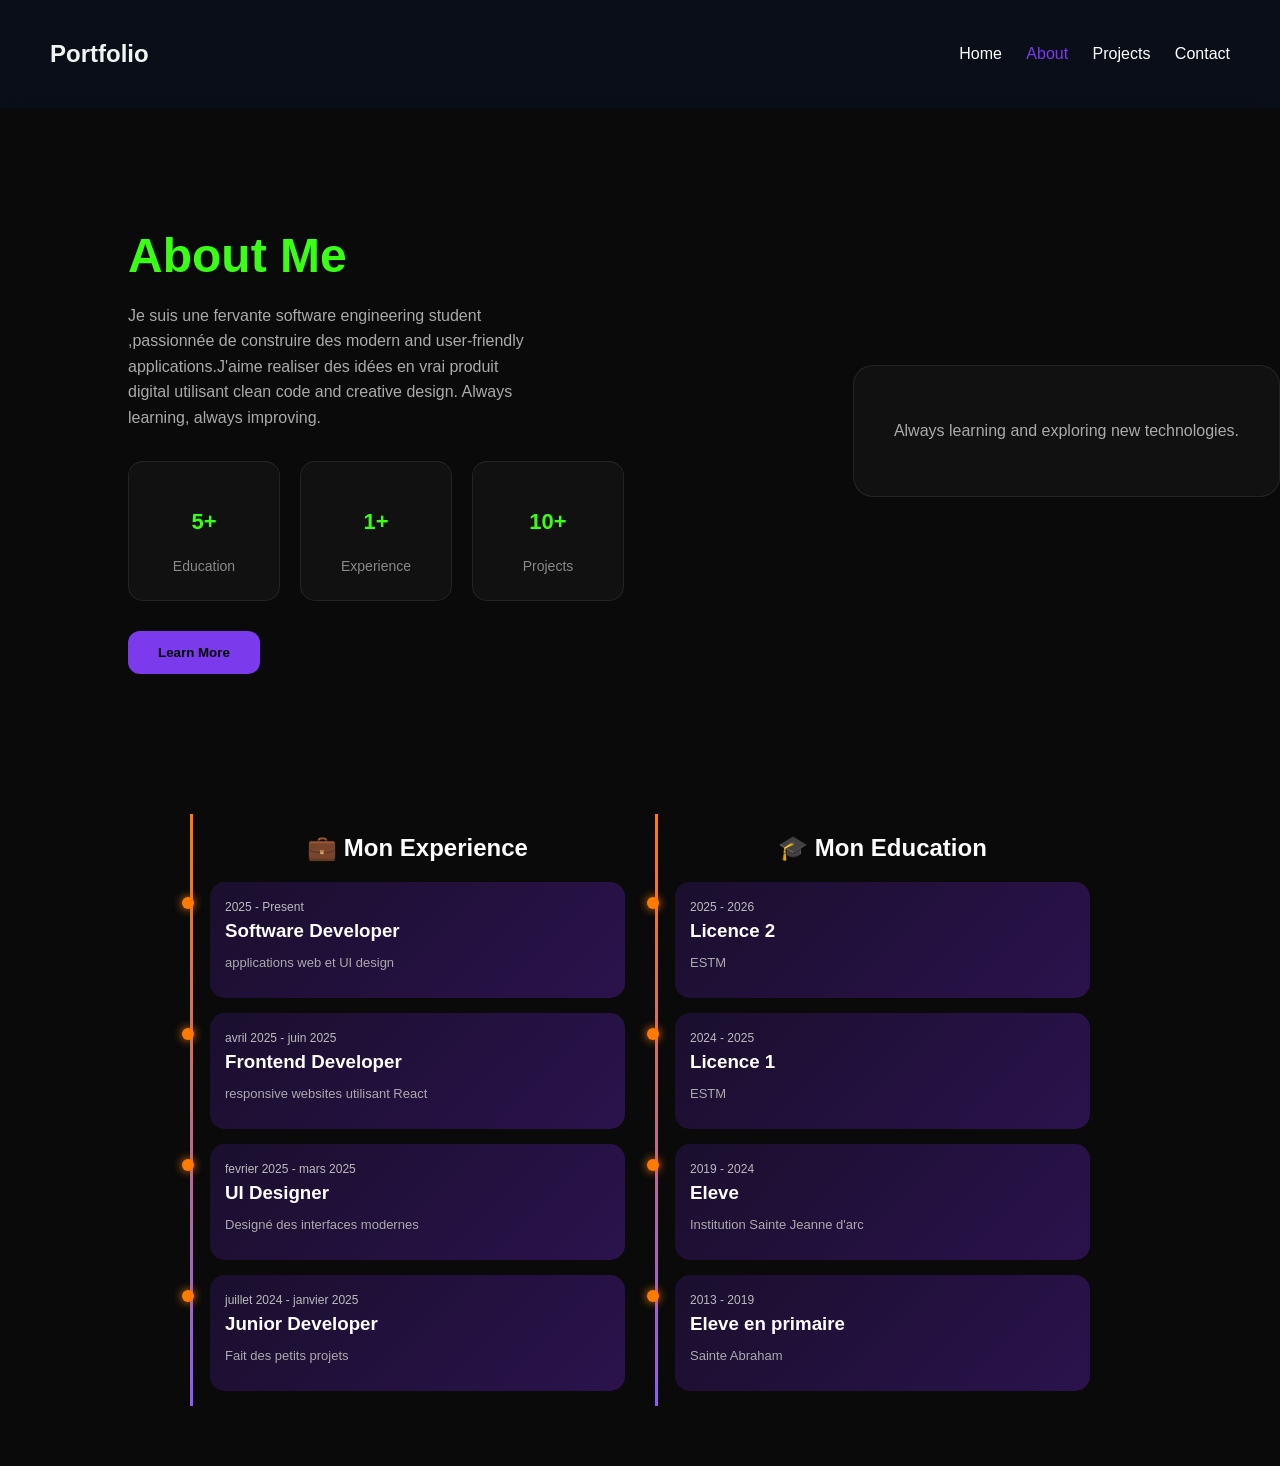
<file: about.html>
<!DOCTYPE html>
<html lang="en">

<head>
    <meta charset="UTF-8">
    <meta name="viewport" content="width=device-width, initial-scale=1.0">
    <title>About Me</title>

    <style>
        /* GLOBAL */
        body {
            margin: 0;
            font-family: 'Poppins', sans-serif;
            background: #0b0f1a;
            color: white;
            overflow-x: hidden;
        }

        p,
        h1,
        h2,
        h3,
        span,
        a,
        button {
            word-break: break-word;
            overflow-wrap: break-word;
        }

        /* IMPORTANT pour flex (évite débordement) */
        .about-text,
        .project h3,
        .checkbox p,
        .contact-form,
        .about-card {
            min-width: 0;
        }

        /* About texte */
        .about-text {
            max-width: 100%;
        }

        .container {
            width: 90%;
            max-width: 1200px;
            margin: auto;
        }

        /* SECTION */
        /* SECTION */
        .contact.about {
            padding: 80px 10%;
            background: #0a0a0a;
        }

        /* LAYOUT */
        .contact-container {
            display: flex;
            justify-content: space-between;
            align-items: center;
            gap: 50px;
            flex-wrap: wrap;
        }

        /* LEFT */
        .contact-left h1 {
            font-size: 48px;
            color: #39ff14;
            margin-bottom: 20px;
        }

        .contact-left p {
            color: #aaa;
            max-width: 400px;
            line-height: 1.6;
        }

        /* STATS */
        .stats {
            display: flex;
            gap: 20px;
            margin: 30px 0;
        }

        .stat-card {
            background: rgba(255, 255, 255, 0.03);
            padding: 25px;
            border-radius: 15px;
            border: 1px solid rgba(255, 255, 255, 0.08);
            text-align: center;
            min-width: 100px;
        }

        .stat-card h3 {
            color: #39ff14;
            font-size: 22px;
        }

        .stat-card span {
            color: #888;
            font-size: 14px;
        }

        /* BUTTON (exact Submit) */
        .btn {
            background: #7c3aed;
            color: black;
            border: none;
            padding: 14px 30px;
            border-radius: 12px;
            font-weight: bold;
            cursor: pointer;
        }

        /* RIGHT BOX = même style que form */
        .about-box {
            background: rgba(255, 255, 255, 0.03);
            border-radius: 20px;
            padding: 40px;
            border: 1px solid rgba(255, 255, 255, 0.08);
            color: #aaa;
            max-width: 400px;
        }

        /* 🔥 EXPERIENCE SECTION */
        .experience {
            padding: 60px 10%;
            display: flex;
            justify-content: center;
            background-color: #0a0a0a;
        }

        /* GRID */
        .exp-grid {
            display: grid;
            grid-template-columns: 1fr 1fr;
            gap: 30px;
            max-width: 900px;
            width: 100%;
        }

        /* COLUMN */
        .exp-column h2 {
            text-align: center;
            margin-bottom: 20px;
        }

        /* CARD */
        .exp-card {
            background: linear-gradient(135deg, #1a0f2e, #2b124c);
            padding: 15px;
            border-radius: 15px;
            margin-bottom: 15px;
            transition: 0.3s;
        }

        /* HOVER */
        .exp-card:hover {
            transform: translateY(-5px);
            box-shadow: 0 10px 30px rgba(128, 0, 255, 0.4);
        }

        /* TEXT */
        .exp-card span {
            font-size: 12px;
            color: #bbb;
        }

        .exp-card h3 {
            margin: 5px 0;
        }

        .exp-card p {
            font-size: 13px;
            color: #aaa;
        }

        /* RESPONSIVE */
        @media(max-width:768px) {
            .exp-grid {
                grid-template-columns: 1fr;
            }

            .about-container {
                flex-direction: column;
                text-align: center;
            }
        }

        /* ANIMATION BASE */
        .hidden {
            opacity: 0;
            transform: translateY(40px);
            transition: all 0.6s ease;
        }

        .show {
            opacity: 1;
            transform: translateY(0);
        }

        /* TIMELINE */
        .exp-column {
            position: relative;
            padding-left: 20px;
        }

        /* ligne verticale */
        .exp-column::before {
            content: "";
            position: absolute;
            left: 0;
            top: 0;
            width: 3px;
            height: 100%;
            background: linear-gradient(#ff7a00, #8b5cf6);
        }

        /* points */
        .exp-card {
            position: relative;
        }

        .exp-card::before {
            content: "";
            position: absolute;
            left: -28px;
            top: 15px;
            width: 12px;
            height: 12px;
            background: #ff7a00;
            border-radius: 50%;
            box-shadow: 0 0 10px #ff7a00;
        }

        /* NAVBAR */
        .navbar {
            display: flex;
            justify-content: space-between;
            align-items: center;
            padding: 20px 50px;
            background: rgba(0, 0, 0, 0.05);
            backdrop-filter: blur(10px);
            position: sticky;
            top: 0;
            z-index: 100;
        }

        /* LOGO */
        .logo {
            color: #f1f5f1;
        }

        /* MENU */
        nav a {
            margin-left: 20px;
            text-decoration: none;
            color: white;
            transition: 0.3s;
        }

        nav a:hover,
        nav a.active {
            color: #7c3aed;
        }
    </style>
</head>

<body>
    <header class="navbar">
        <h2 class="logo">Portfolio</h2>

        <nav>
            <a href="index.html">Home</a>
            <a href="about.html" class="active">About</a>
            <a href="projects.html">Projects</a>
            <a href="index.html#contact">Contact</a>
        </nav>
    </header>
    <!-- 🔥 ABOUT -->
    <section class="contact about container">
        <div class="contact-container">

            <!-- LEFT -->
            <div class="contact-left">
                <h1>About Me</h1>

                <p>
                    Je suis une fervante software engineering student ,passionnée de construire des modern
                    and user-friendly applications.J'aime realiser des idées en vrai produit digital utilisant
                    clean code and creative design. Always learning, always improving.
                </p>

                <!-- STATS -->
                <div class="stats">
                    <div class="stat-card">
                        <h3>5+</h3>
                        <span>Education</span>
                    </div>

                    <div class="stat-card">
                        <h3>1+</h3>
                        <span>Experience</span>
                    </div>

                    <div class="stat-card">
                        <h3>10+</h3>
                        <span>Projects</span>
                    </div>
                </div>

                <button class="btn">Learn More</button>
            </div>

            <!-- RIGHT (comme form box) -->
            <div class="contact-right">
                <div class="about-box">
                    <p>

                        Always learning and exploring new technologies.
                    </p>
                </div>
            </div>

        </div>
    </section>

    <!-- 🔥 EXPERIENCE + EDUCATION -->
    <section class="experience">

        <div class="exp-grid">

            <!-- LEFT -->
            <div class="exp-column">
                <h2>💼 Mon Experience</h2>

                <div class="exp-card hidden">
                    <span>2025 - Present</span>
                    <h3>Software Developer</h3>
                    <p> applications web et UI design</p>
                </div>

                <div class="exp-card hidden">
                    <span> avril 2025 - juin 2025</span>
                    <h3>Frontend Developer</h3>
                    <p> responsive websites utilisant React</p>
                </div>

                <div class="exp-card hidden">
                    <span> fevrier 2025 - mars 2025</span>
                    <h3>UI Designer</h3>
                    <p>Designé des interfaces modernes </p>
                </div>

                <div class="exp-card hidden">
                    <span> juillet 2024 - janvier 2025</span>
                    <h3>Junior Developer</h3>
                    <p>Fait des petits projets</p>
                </div>

            </div>

            <!-- RIGHT -->
            <div class="exp-column">
                <h2>🎓 Mon Education</h2>

                <div class="exp-card hidden">
                    <span>2025 - 2026</span>
                    <h3>Licence 2</h3>
                    <p>ESTM </p>
                </div>

                <div class="exp-card hidden">
                    <span>2024 - 2025</span>
                    <h3>Licence 1</h3>
                    <p>ESTM</p>
                </div>

                <div class="exp-card hidden">
                    <span>2019 - 2024</span>
                    <h3>Eleve</h3>
                    <p>Institution Sainte Jeanne d'arc</p>
                </div>

                <div class="exp-card hidden">
                    <span>2013 - 2019</span>
                    <h3>Eleve en primaire</h3>
                    <p>Sainte Abraham</p>
                </div>

            </div>

        </div>

    </section>
    <script>
        const observer = new IntersectionObserver((entries) => {
            entries.forEach(entry => {
                if (entry.isIntersecting) {
                    entry.target.classList.add("show");
                }
            });
        });

        document.querySelectorAll(".hidden").forEach(el => {
            observer.observe(el);
        });
    </script>
</body>

</html>
</file>
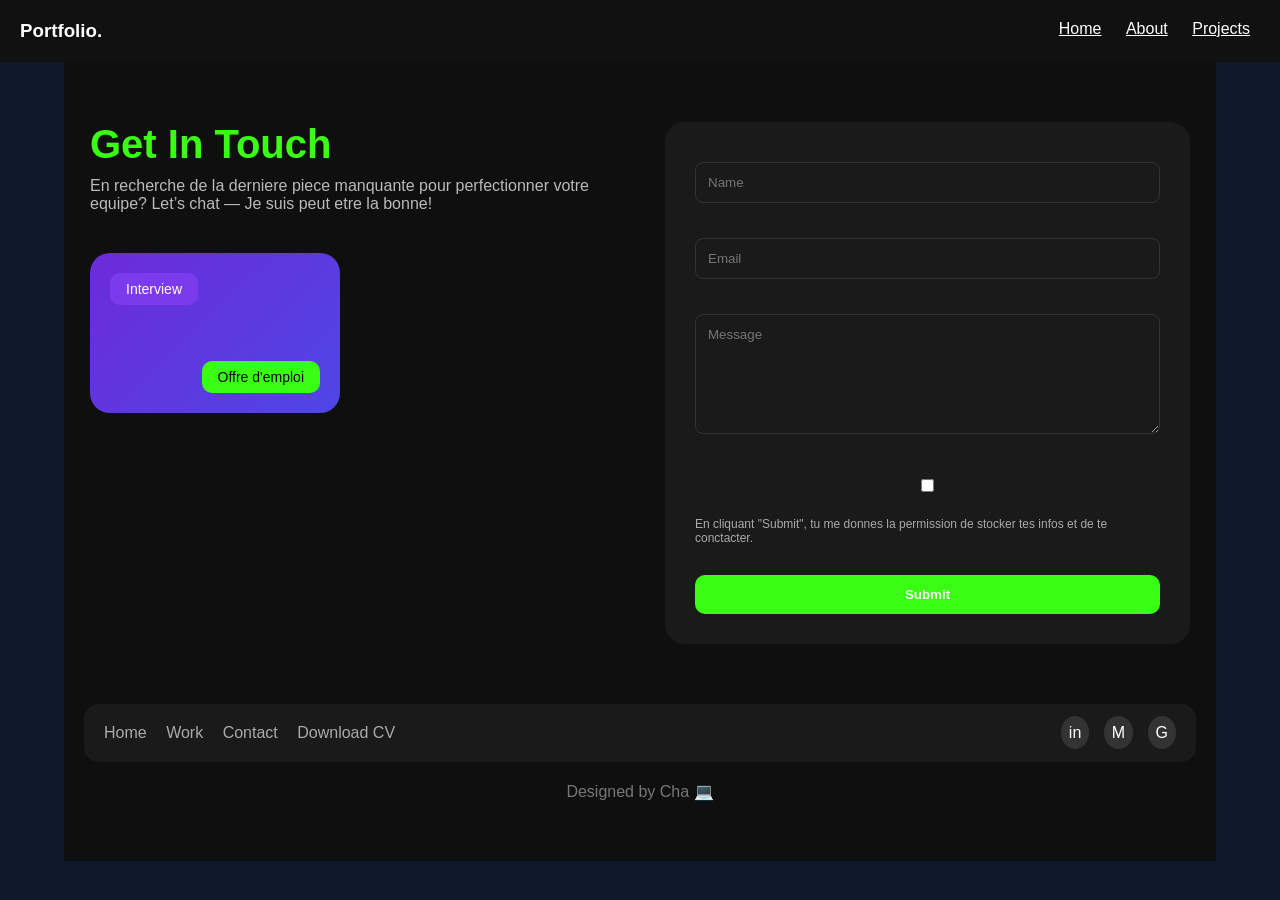
<file: contact.html>
<!DOCTYPE html>
<html lang="en">

<head>
    <meta charset="UTF-8">
    <title>Contact</title>
    <meta name="viewport" content="width=device-witdh,initial-scale=1.0 ">
    <style>
        * {
            margin: 0;
            padding: 0;
            box-sizing: border-box;
            font-family: sans-serif;
        }

        :root {
            --bg: #0f172a;
            --card: #1e293b;
            --text: #fff;
            --accent: #ff7a00;
        }

        body {
            background: var(--bg);
            overflow-x: hidden;
            color: var(--text);
        }

        nav {
            display: flex;
            justify-content: space-between;
            padding: 20px;
            background: #111;
        }

        nav a {
            color: white;
            margin: 0 10px;
        }

        .section {
            padding: 60px;
            text-align: center;
        }

        form {
            max-width: 500px;
            width: 100%;
            margin: auto;
            display: flex;
            flex-direction: column;
            gap: 10px;
        }

        input,
        textarea {
            width: 100%;
            box-sizing: border-box;
            padding: 12px;
            margin: 10px 0;
            border: none;
            border-radius: 10px;
            background: var(--card);
            color: white;
        }

        button {
            padding: 12px;
            border: none;
            border-radius: 25px;
            background: var(--accent);
            color: white;
            cursor: pointer;
        }

        button:hover {
            box-shadow: 0 0 15px var(--accent);
        }

        .contact-section {
            background: #0f0f0f;
            color: white;
            padding: 60px 20px;
            font-family: Arial;
        }

        .checkbox {
            display: flex;
            gap: 10px;
            align-items: flex-start;
            flex-wrap: wrap;
            margin-top: 10px;
        }

        .checkbox p {
            max-width: 100%;
            font-size: 12px;
            word-break: break-word;
        }

        /* NAVBAR */
        .contact-nav {
            display: flex;
            justify-content: center;
            gap: 30px;
            background: #1a1a1a;
            padding: 10px 25px;
            border-radius: 50px;
            width: fit-content;
            margin: auto;
            margin-bottom: 50px;
        }

        .contact-nav a {
            color: #aaa;
            text-decoration: none;
        }

        .contact-nav .active {
            background: #39ff14;
            color: black;
            padding: 6px 18px;
            border-radius: 20px;
        }

        /* LAYOUT */
        .contact-container {
            display: grid;
            grid-template-columns: 1fr 1fr;
            gap: 50px;
            max-width: 1100px;
            margin: auto;
        }

        /* LEFT */
        .contact-left h1 {
            color: #39ff14;
            font-size: 40px;
        }

        .contact-left p {
            color: #bbb;
            margin-top: 10px;
        }

        /* ENVELOPE */
        .envelope {
            margin-top: 40px;
            width: 250px;
            height: 160px;
            background: linear-gradient(135deg, #6c2bd9, #4f46e5);
            border-radius: 20px;
            position: relative;
            display: flex;
            align-items: center;
            justify-content: center;
        }

        .card {
            position: absolute;
            padding: 8px 16px;
            border-radius: 10px;
            font-size: 14px;
        }

        .purple {
            background: #7c3aed;
            top: 20px;
            left: 20px;
        }

        .green {
            background: #39ff14;
            color: black;
            bottom: 20px;
            right: 20px;
        }

        /* RIGHT FORM */
        .contact-right {
            background: #1a1a1a;
            padding: 30px;
            border-radius: 20px;
        }

        .contact-right input,
        .contact-right textarea {
            width: 100%;
            padding: 12px;
            margin-bottom: 15px;
            background: transparent;
            border: 1px solid #333;
            border-radius: 8px;
            color: white;
        }

        .contact-right textarea {
            height: 120px;
        }

        /* CHECKBOX */
        .checkbox {
            display: flex;
            gap: 10px;
            font-size: 12px;
            color: #aaa;
            margin-bottom: 20px;
        }

        /* BUTTON */
        .contact-right button {
            width: 100%;
            padding: 12px;
            background: #39ff14;
            border: none;
            border-radius: 10px;
            font-weight: bold;
            cursor: pointer;
        }

        /* FOOTER */
        .contact-footer {
            margin-top: 60px;
            background: #1a1a1a;
            padding: 20px;
            border-radius: 15px;
            display: flex;
            justify-content: space-between;
            align-items: center;
        }

        .contact-footer a {
            color: #aaa;
            margin-right: 15px;
            text-decoration: none;
        }

        .socials span {
            margin-left: 10px;
            background: #333;
            padding: 8px;
            border-radius: 50%;
        }

        /* CREDIT */
        .credit {
            text-align: center;
            margin-top: 20px;
            color: #777;
        }

        /* RESPONSIVE */
        @media (max-width: 768px) {
            .contact-container {
                grid-template-columns: 1fr;
            }
        }

        .container {
            width: 90%;
            max-width: 1200px;
            margin: auto;
        }
    </style>
</head>

<body>

    <nav>
        <h3>Portfolio.</h3>
        <div>
            <a href="index.html">Home</a>
            <a href="about.html">About</a>
            <a href="projects.html">Projects</a>
        </div>
    </nav>


    <section class="contact-section container">


        <div class="contact-container">

            <!-- LEFT -->
            <div class="contact-left">
                <h1>Get In Touch</h1>
                <p>
                    En recherche de la derniere piece manquante pour perfectionner votre equipe?
                    Let’s chat — Je suis peut etre la bonne!
                </p>

                <div class="envelope">
                    <div class="card purple">Interview</div>
                    <div class="card green">Offre d'emploi</div>
                </div>
            </div>

            <!-- RIGHT -->
            <div class="contact-right">
                <form>

                    <input type="text" placeholder="Name">
                    <input type="email" placeholder="Email">
                    <textarea placeholder="Message"></textarea>

                    <div class="checkbox">
                        <input type="checkbox">
                        <span>
                            En cliquant "Submit", tu me donnes la permission de stocker tes infos et de te conctacter.
                        </span>
                    </div>

                    <button>Submit</button>

                </form>
            </div>

        </div>

        <!-- FOOTER -->
        <div class="contact-footer">
            <div class="links">
                <a href="#">Home</a>
                <a href="#">Work</a>
                <a href="#">Contact</a>
                <a href="#">Download CV</a>
            </div>

            <div class="socials">
                <span>in</span>
                <span>M</span>
                <span>G</span>
            </div>
        </div>

        <p class="credit">Designed by Cha 💻</p>

    </section>

</body>

</html>
</file>
